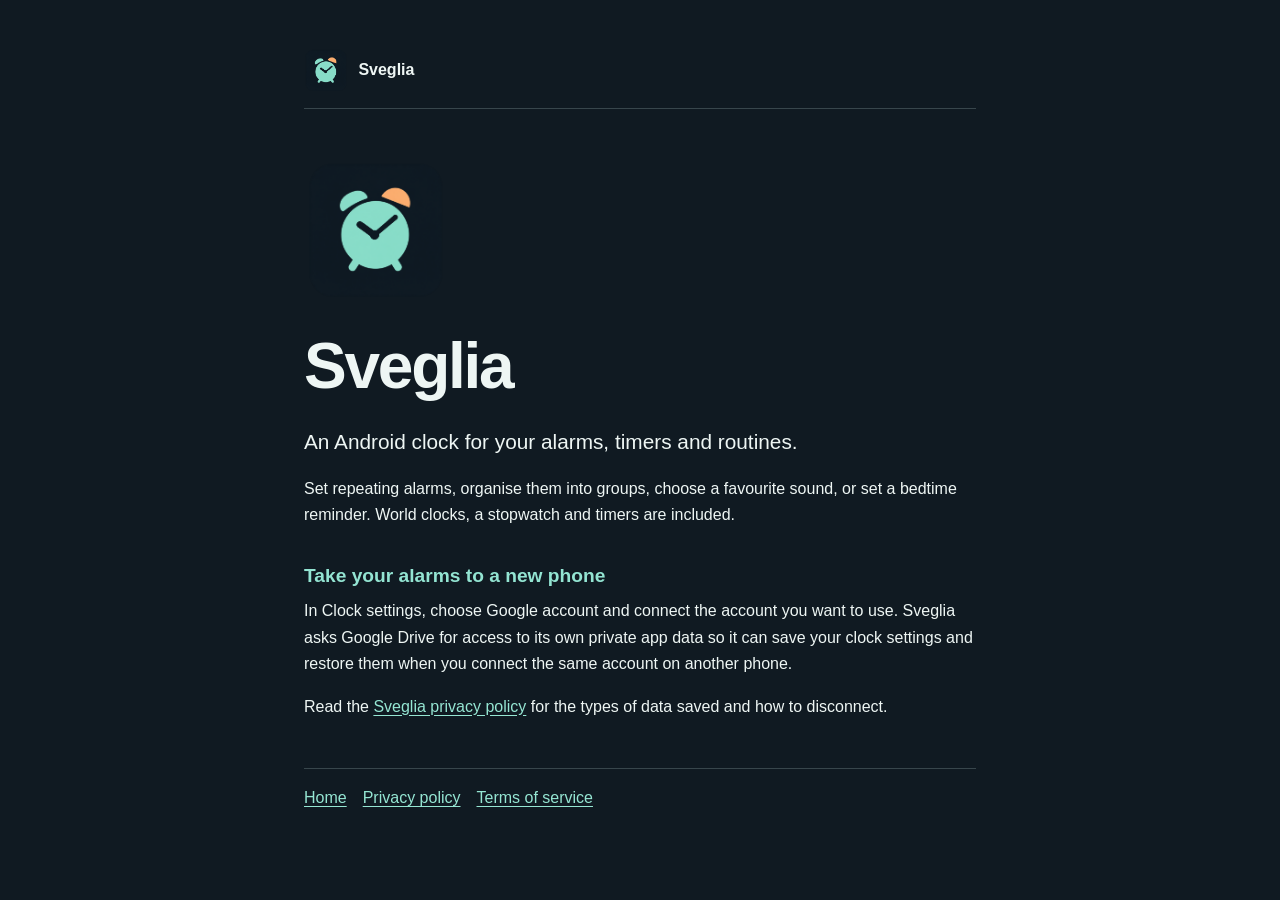
<file: index.html>
<!doctype html>
<html lang="en"><head><meta charset="utf-8"><meta name="viewport" content="width=device-width,initial-scale=1"><title>Android alarm clock | Sveglia</title><link rel="icon" href="logo.png"><link rel="stylesheet" href="style.css"></head><body>
<header><a href="index.html"><img alt="" width="44" height="44" src="logo.png">Sveglia</a></header>
<main><img class="hero" alt="" width="144" height="144" src="logo.png"><h1>Sveglia</h1>
<p class="lead">An Android clock for your alarms, timers and routines.</p><p>Set repeating alarms, organise them into groups, choose a favourite sound, or set a bedtime reminder. World clocks, a stopwatch and timers are included.</p>
<h2>Take your alarms to a new phone</h2><p>In Clock settings, choose Google account and connect the account you want to use. Sveglia asks Google Drive for access to its own private app data so it can save your clock settings and restore them when you connect the same account on another phone.</p>
<p>Read the <a href="privacy.html">Sveglia privacy policy</a> for the types of data saved and how to disconnect.</p></main>
<footer><a href="index.html">Home</a><a href="privacy.html">Privacy policy</a><a href="terms.html">Terms of service</a></footer></body></html>
</file>
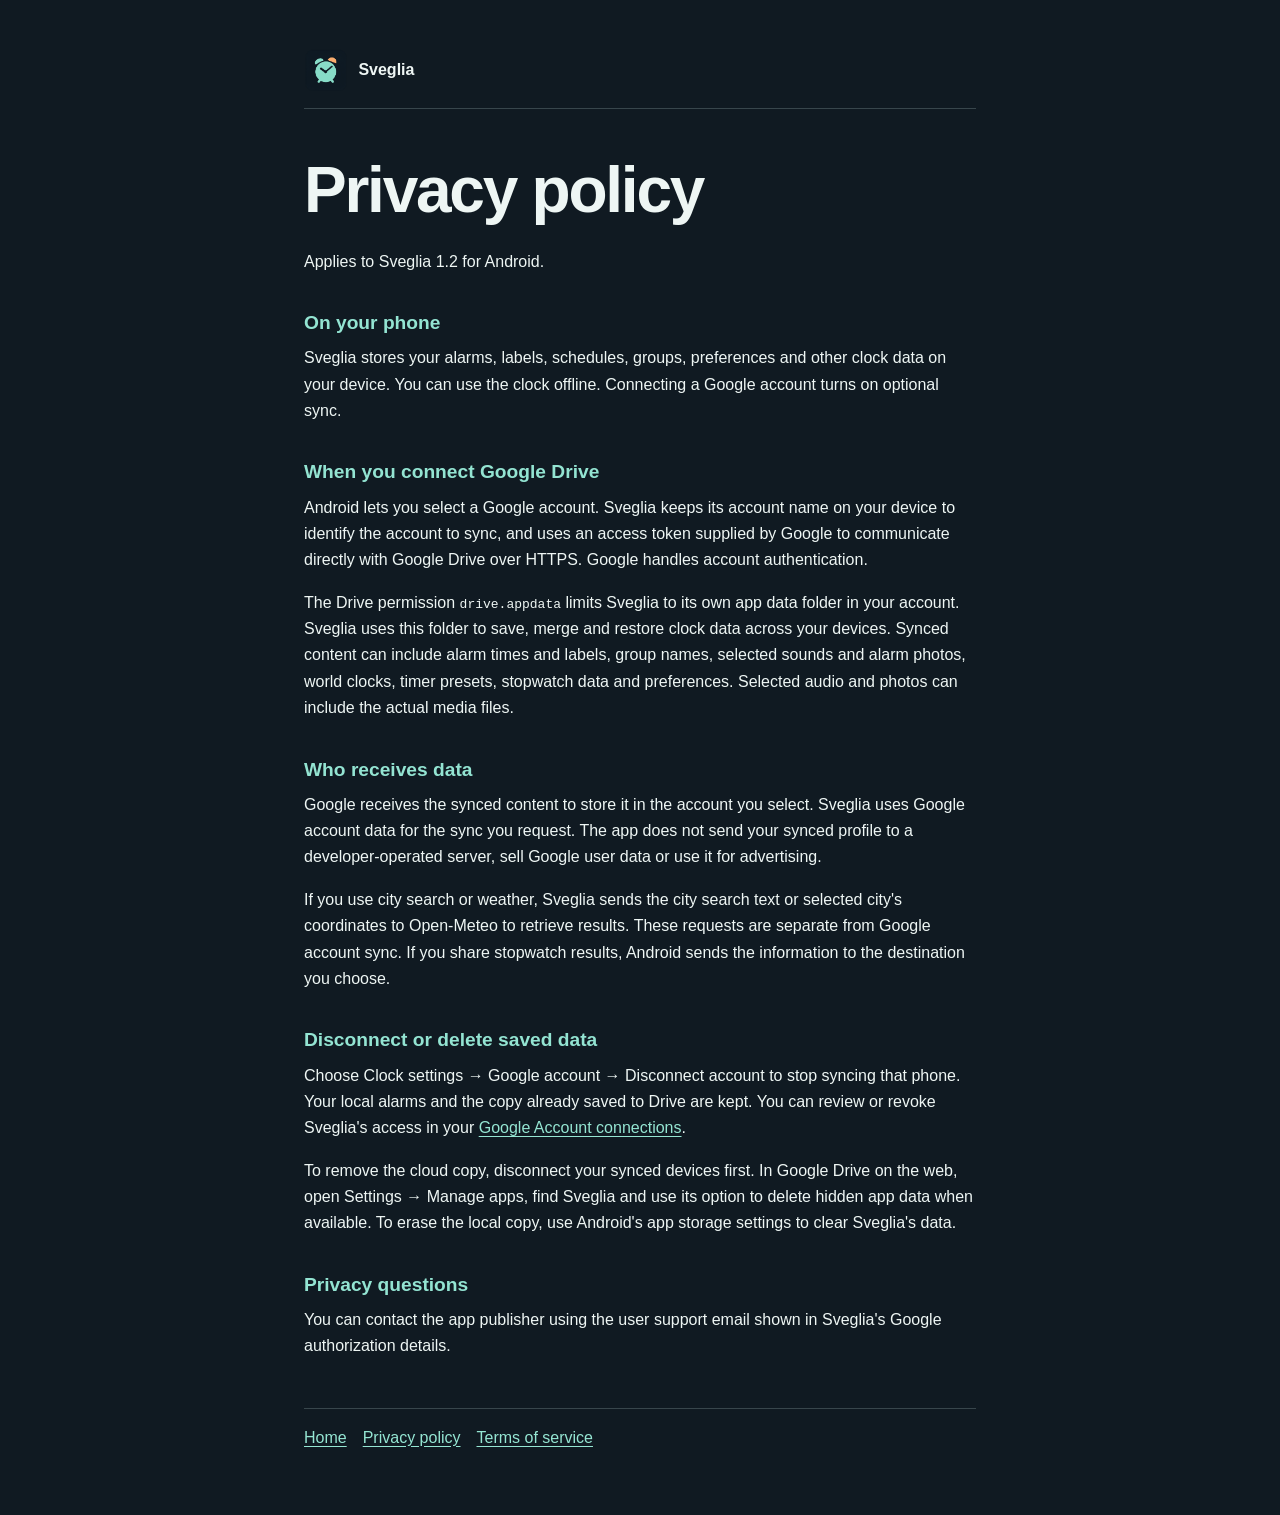
<file: privacy.html>
<!doctype html>
<html lang="en"><head><meta charset="utf-8"><meta name="viewport" content="width=device-width,initial-scale=1"><title>Privacy policy | Sveglia</title><link rel="icon" href="logo.png"><link rel="stylesheet" href="style.css"></head><body>
<header><a href="index.html"><img alt="" width="44" height="44" src="logo.png">Sveglia</a></header>
<main><h1>Privacy policy</h1><p>Applies to Sveglia 1.2 for Android.</p>
<h2>On your phone</h2><p>Sveglia stores your alarms, labels, schedules, groups, preferences and other clock data on your device. You can use the clock offline. Connecting a Google account turns on optional sync.</p>
<h2>When you connect Google Drive</h2><p>Android lets you select a Google account. Sveglia keeps its account name on your device to identify the account to sync, and uses an access token supplied by Google to communicate directly with Google Drive over HTTPS. Google handles account authentication.</p>
<p>The Drive permission <code>drive.appdata</code> limits Sveglia to its own app data folder in your account. Sveglia uses this folder to save, merge and restore clock data across your devices. Synced content can include alarm times and labels, group names, selected sounds and alarm photos, world clocks, timer presets, stopwatch data and preferences. Selected audio and photos can include the actual media files.</p>
<h2>Who receives data</h2><p>Google receives the synced content to store it in the account you select. Sveglia uses Google account data for the sync you request. The app does not send your synced profile to a developer-operated server, sell Google user data or use it for advertising.</p>
<p>If you use city search or weather, Sveglia sends the city search text or selected city's coordinates to Open-Meteo to retrieve results. These requests are separate from Google account sync. If you share stopwatch results, Android sends the information to the destination you choose.</p>
<h2>Disconnect or delete saved data</h2><p>Choose Clock settings → Google account → Disconnect account to stop syncing that phone. Your local alarms and the copy already saved to Drive are kept. You can review or revoke Sveglia's access in your <a href="https://myaccount.google.com/connections">Google Account connections</a>.</p>
<p>To remove the cloud copy, disconnect your synced devices first. In Google Drive on the web, open Settings → Manage apps, find Sveglia and use its option to delete hidden app data when available. To erase the local copy, use Android's app storage settings to clear Sveglia's data.</p>
<h2>Privacy questions</h2><p>You can contact the app publisher using the user support email shown in Sveglia's Google authorization details.</p></main>
<footer><a href="index.html">Home</a><a href="privacy.html">Privacy policy</a><a href="terms.html">Terms of service</a></footer></body></html>
</file>
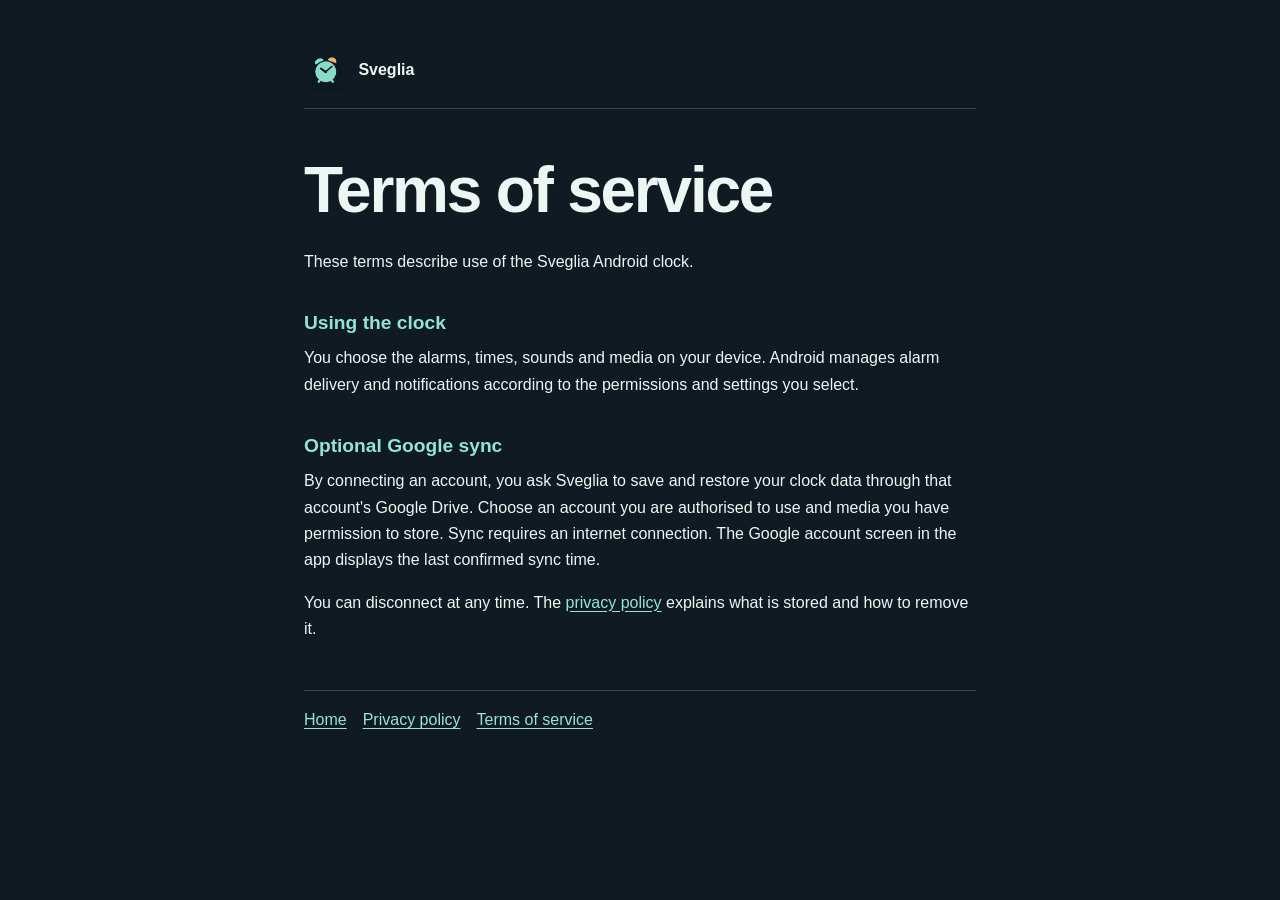
<file: terms.html>
<!doctype html>
<html lang="en"><head><meta charset="utf-8"><meta name="viewport" content="width=device-width,initial-scale=1"><title>Terms of service | Sveglia</title><link rel="icon" href="logo.png"><link rel="stylesheet" href="style.css"></head><body>
<header><a href="index.html"><img alt="" width="44" height="44" src="logo.png">Sveglia</a></header>
<main><h1>Terms of service</h1><p>These terms describe use of the Sveglia Android clock.</p>
<h2>Using the clock</h2><p>You choose the alarms, times, sounds and media on your device. Android manages alarm delivery and notifications according to the permissions and settings you select.</p>
<h2>Optional Google sync</h2><p>By connecting an account, you ask Sveglia to save and restore your clock data through that account's Google Drive. Choose an account you are authorised to use and media you have permission to store. Sync requires an internet connection. The Google account screen in the app displays the last confirmed sync time.</p>
<p>You can disconnect at any time. The <a href="privacy.html">privacy policy</a> explains what is stored and how to remove it.</p></main>
<footer><a href="index.html">Home</a><a href="privacy.html">Privacy policy</a><a href="terms.html">Terms of service</a></footer></body></html>
</file>
<file: style.css>
:root{color-scheme:dark;background:#101a22;color:#eef6f4;font:100%/1.65 'Segoe UI',Roboto,sans-serif}*{box-sizing:border-box}body{max-width:48rem;margin:auto;padding:clamp(1.25rem,5vw,3rem)}header,footer{display:flex;align-items:center;flex-wrap:wrap;gap:1rem}header{border-bottom:1px solid #38464c;padding-bottom:1rem}header a{display:inline-flex;align-items:center;gap:.65rem;color:#eef6f4;text-decoration:none;font-weight:650}header img{width:44px;height:44px}main{margin:3rem 0}h1{font-size:clamp(2.2rem,8vw,4rem);line-height:1.06;margin:0 0 1.5rem;letter-spacing:-.035em}h2{font-size:1.2rem;margin:2rem 0 .35rem;color:#93e4d2}p{margin:.4rem 0 1rem}footer{border-top:1px solid #38464c;padding:1rem 0}a{color:#95e6d3;text-underline-offset:.2em}a:focus-visible{outline:3px solid #ffbb80;outline-offset:4px}.lead{font-size:1.3rem}.hero{width:min(40vw,144px);height:auto;margin:0 0 1.5rem}li{margin:.5rem 0}
</file>
